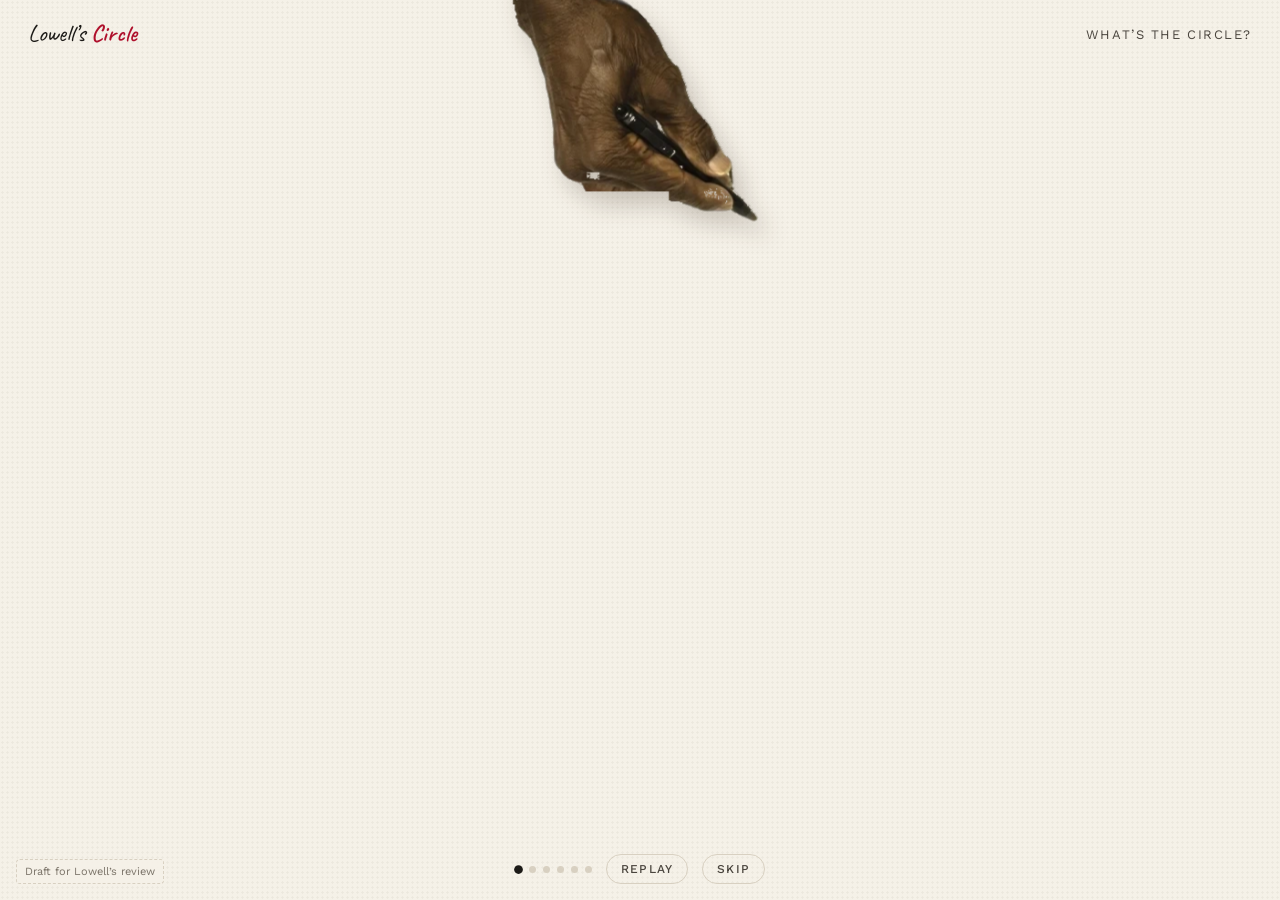
<file: index.html>
<!doctype html>
<html lang="en">
<head>
<meta charset="utf-8">
<meta name="robots" content="noindex,nofollow">
<meta name="viewport" content="width=device-width,initial-scale=1,viewport-fit=cover">
<title>Lowell’s Circle · We’re looking</title>
<meta name="description" content="We’re looking for people who like to make things. Get in Lowell’s Circle.">
<meta name="theme-color" content="#f5f1e8">
<link rel="preconnect" href="https://fonts.googleapis.com"><link rel="preconnect" href="https://fonts.gstatic.com" crossorigin>
<link href="https://fonts.googleapis.com/css2?family=Bowlby+One&family=Caveat:wght@500;600&family=Work+Sans:wght@400;500;600&display=swap" rel="stylesheet">
<link rel="stylesheet" href="styles.css">
</head>
<body>
<a class="skip-link" href="#f-signup" id="skipLink">Skip to sign-up</a>
<header class="bar">
  <a class="mark" href="./">Lowell’s <b>Circle</b></a>
  <nav><a href="circle.html">What’s the Circle?</a></nav>
</header>

<main class="stage" id="stage" aria-live="polite">
  <!-- 1–2: a hand with a pencil draws a circle on a blank page -->
  <section class="frame" id="f-draw" aria-label="A hand with a pencil draws a circle">
    <div class="art">
      <svg viewBox="-320 -320 640 640" aria-hidden="true">
        <defs>
          <filter id="pencil-tex"><feTurbulence type="fractalNoise" baseFrequency=".9" numOctaves="2" result="n"/><feDisplacementMap in="SourceGraphic" in2="n" scale="2.2"/></filter>
        </defs>
        <circle id="sketch" r="262" fill="none" stroke="#2a2723" stroke-width="4.5" stroke-linecap="round" transform="rotate(-62)" filter="url(#pencil-tex)"/>
      </svg>
      <img id="hand" class="hand" src="assets/lowell-hand.webp" alt="" width="408" height="566">
    </div>
  </section>

  <!-- 3: the circle becomes Lowell's Circle -->
  <section class="frame" id="f-wheel" aria-label="The circle becomes Lowell’s Circle">
    <div class="art">
      <img class="wheel" src="assets/wheel.webp" alt="Lowell Thompson’s color wheel" width="800" height="800">
      <div class="hub"><div class="brand">Lowell’s<br>Circle</div></div>
    </div>
  </section>

  <!-- 4: WE'RE — camera moves in -->
  <section class="frame push" id="f-were">
    <div class="art">
      <img class="wheel" src="assets/wheel.webp" alt="" width="800" height="800">
      <div class="hub"><div class="w w-1">We<span class="ap">’<svg viewBox="0 0 30 40" aria-hidden="true" focusable="false"><circle cx="15" cy="14" r="14"/><path d="M29 14C29 26 21 35 4 40L3 37C11 33 14 29 15 28Z"/></svg></span>re</div></div>
    </div>
  </section>

  <!-- 5: LOOKING -->
  <section class="frame push" id="f-looking">
    <div class="art">
      <img class="wheel" src="assets/wheel.webp" alt="" width="800" height="800">
      <div class="hub"><div class="w w-2">Looking</div></div>
    </div>
  </section>

  <!-- 6–7: the eye chart. Lines arrive one at a time, each smaller than the last (after Floyd Webb's flyer) -->
  <section class="frame" id="f-chart" aria-label="We’re looking for people who make things">
    <div class="chart" id="chart">
      <div class="ln" style="--i:0;--fs:var(--s0);--ls:var(--l0)">We<span class="ap">’<svg viewBox="0 0 30 40" aria-hidden="true" focusable="false"><circle cx="15" cy="14" r="14"/><path d="M29 14C29 26 21 35 4 40L3 37C11 33 14 29 15 28Z"/></svg></span>re looking</div>
      <div class="ln" style="--i:1;--fs:var(--s1);--ls:var(--l1)">for people</div>
      <div class="ln" style="--i:2;--fs:var(--s2);--ls:var(--l2)">who like to draw,</div>
      <div class="ln" style="--i:3;--fs:var(--s3);--ls:var(--l3)">and dance and write</div>
      <div class="ln" style="--i:4;--fs:var(--s4);--ls:var(--l4)">and take photos</div>
      <div class="ln" style="--i:5;--fs:var(--s5);--ls:var(--l5)">and speak.</div>
      <div class="ln" style="--i:6;--fs:var(--s6);--ls:var(--l6)"><span class="pa" style="--fs2:var(--q6a);--ls2:var(--k6a)">And the people who</span> <span class="pb" style="--fs2:var(--q6b);--ls2:var(--k6b)">support those that do.</span></div>
      <div class="ln" style="--i:7;--fs:var(--s7);--ls:var(--l7)"><span class="pa" style="--fs2:var(--q7a);--ls2:var(--k7a)">No title, portfolio or</span> <span class="pb" style="--fs2:var(--q7b);--ls2:var(--k7b)">permission needed.</span></div>
      <div class="ln red" style="--i:8;--fs:var(--s8);--ls:var(--l8)">You in?</div>
      <a class="ln last" href="#signup" id="readthis" style="--i:9;--fs:var(--s9);--ls:var(--l9)">If you can read this, get in the Circle.</a>
    </div>
  </section>

  <!-- 8: contact -->
  <section class="frame" id="f-signup" aria-label="Sign up"><div id="signup-slot"></div></section>

  <div class="controls">
    <div class="dots" id="dots" aria-hidden="true"></div>
    <button class="btn-ghost" id="replay" type="button">Replay</button>
    <button class="btn-ghost" id="skip" type="button">Skip</button>
  </div>
</main>
<div class="draftnote">Draft for Lowell’s review</div>

<script src="signup.js"></script>
<script>
document.getElementById('signup-slot').innerHTML=signupMarkup('su');wireSignup('su');

const frames=[...document.querySelectorAll('.frame')];
// ms each frame stays on screen before dissolving to the next (draw, wheel, WE'RE, LOOKING, eye chart, sign-up)
const LINE_GAP=1700, CHART_REST=3500;
const lines=[...document.querySelectorAll('#chart .ln')];
const hold=[7200,4800,3600,3600,lines.length*LINE_GAP+CHART_REST,0];
const dots=document.getElementById('dots');frames.forEach(()=>dots.appendChild(document.createElement('i')));
const sketch=document.getElementById('sketch'),hand=document.getElementById('hand');
const R=262,L=2*Math.PI*R;sketch.style.strokeDasharray=L;sketch.style.strokeDashoffset=L;
let timers=[],raf;
const later=(fn,ms)=>timers.push(setTimeout(fn,ms));
function show(i){frames.forEach((f,k)=>f.classList.toggle('on',k===i));[...dots.children].forEach((d,k)=>d.classList.toggle('on',k===i));
  document.getElementById('skip').style.visibility=i===frames.length-1?'hidden':'visible';}
const TIP_X=403,TIP_Y=564; // pencil point in lowell-hand.webp (408×566)
function placeHand(a,dx=0,dy=0){ // pen tip sits on the circle; viewBox is 640 wide
  const box=hand.parentElement.clientWidth, k=box/640, W=box*.6, sc=W/408;
  const x=(320+R*Math.cos(a)+dx)*k, y=(320+R*Math.sin(a)+dy)*k;
  hand.style.width=W+'px';hand.style.height=(566*sc)+'px'; // keep the photo's proportions so the tip math holds
  hand.style.transform=`translate(${x-TIP_X*sc}px,${y-TIP_Y*sc}px)`;}
function drawCircle(){
  const a0=-62*Math.PI/180;hand.style.transition='opacity .6s';hand.style.opacity=1;
  const tIn=performance.now(),DIn=1400;          // hand reaches in from the top left
  const enter=t=>{const k=Math.min(1,(t-tIn)/DIn),e=1-Math.pow(1-k,3);placeHand(a0,(1-e)*-300,(1-e)*-340);
    if(k<1)raf=requestAnimationFrame(enter);else later(()=>{const t0=performance.now();raf=requestAnimationFrame(t=>draw(t,t0))},350)};
  const D=4400;                                   // the circle is drawn slowly, stroke by stroke
  const draw=(t,t0)=>{const k=Math.min(1,(t-t0)/D),e=k<.5?2*k*k:1-Math.pow(-2*k+2,2)/2;
    sketch.style.strokeDashoffset=L*(1-e);placeHand(a0+e*2*Math.PI);
    if(k<1)raf=requestAnimationFrame(t2=>draw(t2,t0));else{hand.style.transition='opacity .9s';hand.style.opacity=0}};
  raf=requestAnimationFrame(enter);
}
function buildChart(){lines.forEach((ln,k)=>later(()=>ln.classList.add('in'),400+k*LINE_GAP));}
function reset(){timers.forEach(clearTimeout);timers=[];cancelAnimationFrame(raf);
  hand.style.transition='none';hand.style.opacity=0;sketch.style.strokeDashoffset=L;lines.forEach(l=>l.classList.remove('in'));}
function run(){reset();
  let t=0;frames.forEach((f,i)=>{later(()=>{show(i);if(i===0)drawCircle();if(i===4)buildChart();},t);t+=hold[i];});
}
function skip(){reset();show(frames.length-1);document.querySelector('#su input')?.focus({preventScroll:true});}
document.getElementById('replay').onclick=run;
document.getElementById('skip').onclick=skip;
document.getElementById('skipLink').onclick=e=>{e.preventDefault();skip()};
document.getElementById('readthis').onclick=e=>{e.preventDefault();skip()};
if(location.hash==='#signup')skip();else run();
</script>
</body>
</html>
</file>
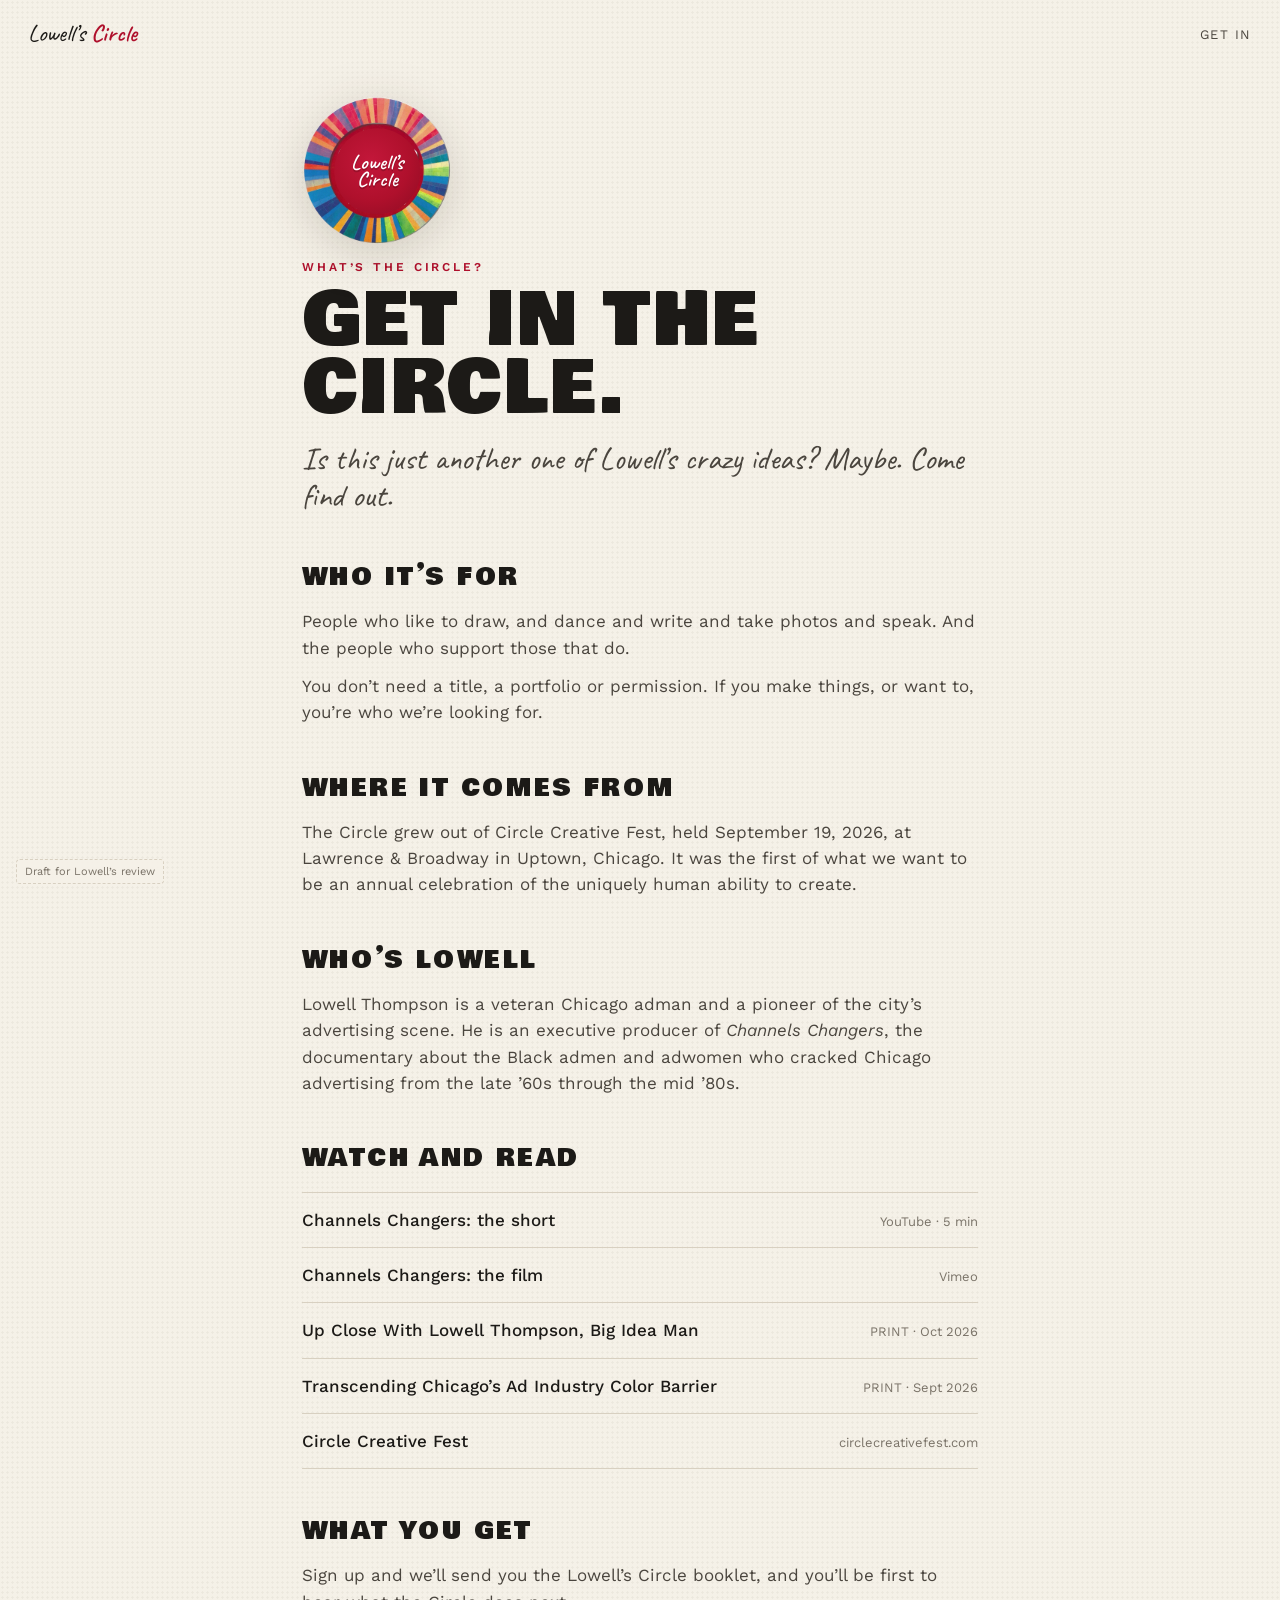
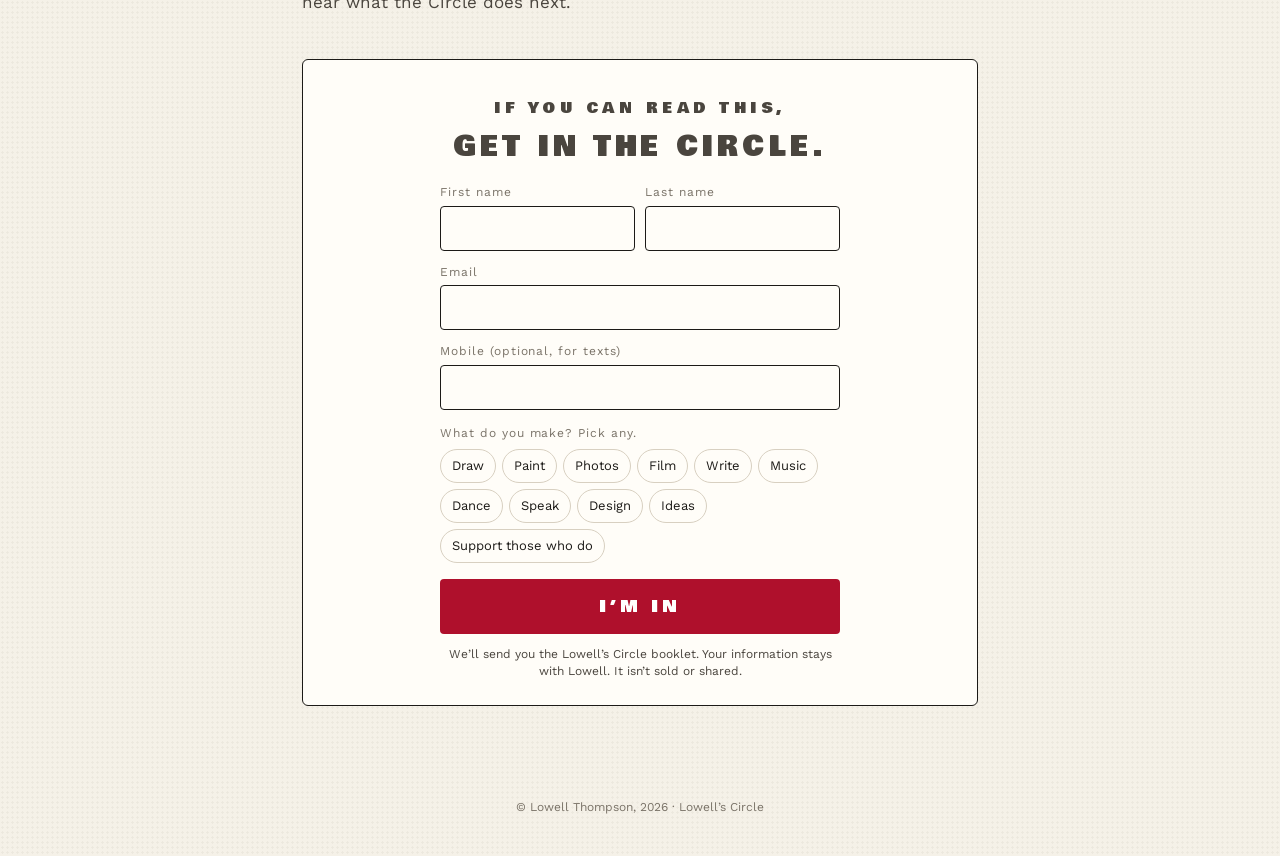
<file: circle.html>
<!doctype html>
<html lang="en">
<head>
<meta charset="utf-8">
<meta name="robots" content="noindex,nofollow">
<meta name="viewport" content="width=device-width,initial-scale=1,viewport-fit=cover">
<title>What’s the Circle? · Lowell’s Circle</title>
<meta name="description" content="Lowell’s Circle is for people who like to make things, and the people who support those that do.">
<meta name="theme-color" content="#f5f1e8">
<link rel="preconnect" href="https://fonts.googleapis.com"><link rel="preconnect" href="https://fonts.gstatic.com" crossorigin>
<link href="https://fonts.googleapis.com/css2?family=Bowlby+One&family=Caveat:wght@500;600&family=Work+Sans:wght@400;500;600&display=swap" rel="stylesheet">
<link rel="stylesheet" href="styles.css">
</head>
<body>
<header class="bar">
  <a class="mark" href="./">Lowell’s <b>Circle</b></a>
  <nav><a href="./#signup">Get in</a></nav>
</header>

<main class="page">
  <div class="mini art" style="--frame:150px">
    <img class="wheel" src="assets/wheel.webp" alt="Lowell Thompson’s color wheel" width="800" height="800" style="transform:none">
    <div class="hub"><div class="brand">Lowell’s<br>Circle</div></div>
  </div>
  <p class="kicker">What’s the Circle?</p>
  <h1>Get in the Circle.</h1>
  <p class="lede">Is this just another one of Lowell’s crazy ideas? Maybe. Come find out.</p>

  <h2>Who it<span class="ap">’<svg viewBox="0 0 30 40" aria-hidden="true" focusable="false"><circle cx="15" cy="14" r="14"/><path d="M29 14C29 26 21 35 4 40L3 37C11 33 14 29 15 28Z"/></svg></span>s for</h2>
  <p>People who like to draw, and dance and write and take photos and speak. And the people who support those that do.</p>
  <p>You don’t need a title, a portfolio or permission. If you make things, or want to, you’re who we’re looking for.</p>

  <h2>Where it comes from</h2>
  <p>The Circle grew out of Circle Creative Fest, held September 19, 2026, at Lawrence &amp; Broadway in Uptown, Chicago. It was the first of what we want to be an annual celebration of the uniquely human ability to create.</p>

  <h2>Who<span class="ap">’<svg viewBox="0 0 30 40" aria-hidden="true" focusable="false"><circle cx="15" cy="14" r="14"/><path d="M29 14C29 26 21 35 4 40L3 37C11 33 14 29 15 28Z"/></svg></span>s Lowell</h2>
  <p>Lowell Thompson is a veteran Chicago adman and a pioneer of the city’s advertising scene. He is an executive producer of <em>Channels Changers</em>, the documentary about the Black admen and adwomen who cracked Chicago advertising from the late ’60s through the mid ’80s.</p>

  <h2>Watch and read</h2>
  <ul class="list">
    <li><a href="https://youtu.be/K4MgiR7TCb8" target="_blank" rel="noopener">Channels Changers: the short</a><small>YouTube · 5 min</small></li>
    <li><a href="https://vimeo.com/982764257" target="_blank" rel="noopener">Channels Changers: the film</a><small>Vimeo</small></li>
    <li><a href="https://www.printmag.com/daily-heller/the-daily-heller-up-close-with-lowell-thompson-big-idea-man/" target="_blank" rel="noopener">Up Close With Lowell Thompson, Big Idea Man</a><small>PRINT · Oct 2026</small></li>
    <li><a href="https://www.printmag.com/daily-heller/the-daily-heller-transcending-chicagos-ad-industry-color-barrier/" target="_blank" rel="noopener">Transcending Chicago’s Ad Industry Color Barrier</a><small>PRINT · Sept 2026</small></li>
    <li><a href="https://circlecreativefest.com/" target="_blank" rel="noopener">Circle Creative Fest</a><small>circlecreativefest.com</small></li>
  </ul>

  <h2>What you get</h2>
  <p>Sign up and we’ll send you the Lowell’s Circle booklet, and you’ll be first to hear what the Circle does next.</p>

  <div class="card"><div id="signup-slot"></div></div>
</main>
<footer>© Lowell Thompson, 2026 · Lowell’s Circle</footer>
<div class="draftnote">Draft for Lowell’s review</div>
<script src="signup.js"></script>
<script>document.getElementById('signup-slot').innerHTML=signupMarkup('su2');wireSignup('su2');</script>
</body>
</html>
</file>
<file: styles.css>
:root{
  --paper:#f5f1e8;--paper-2:#ece6d9;--ink:#1c1a17;--ink-2:#4a453e;--muted:#7a7368;
  --red:#af102c;--red-2:#8c0c23;--line:#d8d0c1;
  --frame:min(88vmin,620px);
  --display:'Bowlby One',Impact,'Arial Black',sans-serif;
  --hand:'Caveat',cursive;
  --body:'Work Sans',system-ui,sans-serif;
}
*{box-sizing:border-box;margin:0;padding:0}
html{-webkit-text-size-adjust:100%}
html,body{overflow-x:hidden}
body{background:var(--paper);color:var(--ink);font-family:var(--body);font-size:17px;line-height:1.55;
  background-image:radial-gradient(rgba(60,40,10,.045) 1px,transparent 1.2px);background-size:5px 5px}
a{color:inherit}
img{max-width:100%;display:block}
.skip-link{position:absolute;left:-999px;top:8px;background:var(--ink);color:#fff;padding:8px 12px;z-index:50}
.skip-link:focus{left:8px}

/* ---------- top bar ---------- */
.bar{position:fixed;top:0;left:0;right:0;display:flex;justify-content:space-between;align-items:center;padding:14px 18px;z-index:20;pointer-events:none}
.bar>*{pointer-events:auto}
.mark{font-family:var(--hand);font-size:24px;text-decoration:none;color:var(--ink);line-height:1}
.mark b{color:var(--red);font-weight:600}
.bar nav a{font-size:13px;letter-spacing:.12em;text-transform:uppercase;text-decoration:none;color:var(--ink-2);border-bottom:1px solid transparent;padding-bottom:2px}
.bar nav a:hover{color:var(--ink);border-color:var(--red)}

/* ---------- stage / animatic ---------- */
.stage{position:relative;height:100svh;min-height:560px;overflow:hidden}
.frame{position:absolute;inset:0;display:grid;place-items:center;opacity:0;visibility:hidden;transition:opacity 1.2s ease,visibility 0s 1.2s}
.frame.on{opacity:1;visibility:visible;transition:opacity 1.2s ease,visibility 0s}
.art{position:relative;width:var(--frame);height:var(--frame)}
.art svg{position:absolute;inset:0;width:100%;height:100%;overflow:visible}
.wheel{position:absolute;inset:0;width:100%;height:100%;border-radius:50%;
  filter:drop-shadow(0 10px 24px rgba(40,20,0,.18));transform:scale(.96);transition:transform 3.5s cubic-bezier(.2,.7,.2,1)}
.frame.on .wheel{transform:scale(1)}
.hub{position:absolute;left:50%;top:50%;width:57%;height:57%;transform:translate(-50%,-50%);border-radius:50%;
  background:radial-gradient(circle at 42% 38%,#c3173a 0%,var(--red) 55%,var(--red-2) 100%);display:grid;place-items:center;text-align:center;color:#fff}
.hub .brand{font-family:var(--hand);font-weight:600;font-size:calc(var(--frame)*.13);line-height:.82;text-shadow:0 2px 0 rgba(0,0,0,.18)}
.hub .w{font-family:var(--display);text-transform:uppercase;line-height:.9;letter-spacing:.01em;text-shadow:0 2px 0 rgba(0,0,0,.2)}
.w-1{font-size:calc(var(--frame)*.115)}
.w-2{font-size:calc(var(--frame)*.078)}
/* push-in: camera moves in on the message */
.push .art{transition:transform 2.6s cubic-bezier(.3,.6,.2,1)}
.push.on .art{transform:scale(1.12)}

.chart{--W:calc(min(100vw,1000px) - 40px);--H:calc(max(100svh,560px) - 172px);--p0:min(calc(var(--W)*0.11308),calc(var(--H)/9.1));--p1:min(calc(var(--W)*0.14992),calc(var(--p0)*.92));--p2:min(calc(var(--W)*0.08917),calc(var(--p1)*.92));--p3:min(calc(var(--W)*0.07520),calc(var(--p2)*.92));--p4:min(calc(var(--W)*0.09442),calc(var(--p3)*.92));--p5:min(calc(var(--W)*0.13515),calc(var(--p4)*.92));--p6:min(calc(var(--W)*0.07334),calc(var(--p5)*.92));--p7:min(calc(var(--W)*0.06121),calc(var(--p6)*.92));--p8:min(calc(var(--W)*0.06376),calc(var(--p7)*.92));--p9:min(calc(var(--W)*0.07141),calc(var(--p8)*.92));--p10:min(calc(var(--W)*0.19125),calc(var(--p9)*.92));--p11:min(calc(var(--W)*0.03613),calc(var(--p10)*.92));--pl0:-0.02em;--pl1:-0.015em;--pl2:-0.01em;--pl3:-0.005em;--pl4:0em;--pl5:0.04em;--pl6:0.06em;--pl7:0.07em;--pl8:0.08em;--pl9:0.09em;--pl10:0.1em;--pl11:0.08em;--s0:var(--p0);--l0:var(--pl0);--s1:var(--p1);--l1:var(--pl1);--s2:var(--p2);--l2:var(--pl2);--s3:var(--p3);--l3:var(--pl3);--s4:var(--p4);--l4:var(--pl4);--s5:var(--p5);--l5:var(--pl5);--s6:var(--p6);--l6:var(--pl6);--s7:var(--p8);--l7:var(--pl8);--s8:var(--p10);--l8:var(--pl10);--s9:var(--p11);--l9:var(--pl11);--q6a:var(--p6);--k6a:var(--pl6);--q6b:var(--p7);--k6b:var(--pl7);--q7a:var(--p8);--k7a:var(--pl8);--q7b:var(--p9);--k7b:var(--pl9);
  text-align:center;font-family:var(--display);text-transform:uppercase;padding:84px 20px 88px;width:min(100%,1000px)}
@media (min-width:768px){.chart{--s0:min(125px,calc(var(--H)/5.8),calc(var(--W)*0.11308));--s1:min(calc(var(--s0)*0.80000),calc(var(--W)*0.14992),calc(var(--s0)*.92));--s2:min(calc(var(--s0)*0.64000),calc(var(--W)*0.08917),calc(var(--s1)*.92));--s3:min(calc(var(--s0)*0.51200),calc(var(--W)*0.07520),calc(var(--s2)*.92));--s4:min(calc(var(--s0)*0.40960),calc(var(--W)*0.09442),calc(var(--s3)*.92));--s5:min(calc(var(--s0)*0.32768),calc(var(--W)*0.13896),calc(var(--s4)*.92));--s6:min(calc(var(--s0)*0.26214),calc(var(--W)*0.03434),calc(var(--s5)*.92));--s7:min(calc(var(--s0)*0.20972),calc(var(--W)*0.03511),calc(var(--s6)*.92));--s8:min(calc(var(--s0)*0.16777),calc(var(--W)*0.20225),calc(var(--s7)*.92));--s9:min(calc(var(--s0)*0.13422),calc(var(--W)*0.03667),calc(var(--s8)*.92));--l0:-0.02em;--l1:-0.015em;--l2:-0.01em;--l3:-0.005em;--l4:0em;--l5:0.02em;--l6:0.035em;--l7:0.045em;--l8:0.06em;--l9:0.07em}}
.chart .ln{display:block;white-space:nowrap;font-size:var(--fs);line-height:1.08;letter-spacing:var(--ls);font-kerning:normal;text-rendering:geometricPrecision;
  margin-top:calc(var(--fs)*.22);opacity:0;transform:translateY(-14px);transition:opacity .9s ease,transform .9s cubic-bezier(.2,.7,.2,1);text-decoration:none;color:var(--ink)}
.chart .ln:first-child{margin-top:0}
.chart .ln.in{opacity:1;transform:none}
.chart .ln.red{color:var(--red)}
/* typographic apostrophe for Bowlby One, whose own ’ reads as a typewriter tick */
.ap{position:relative;display:inline-block;width:.42em;-webkit-text-fill-color:transparent;letter-spacing:0}
.ap svg{position:absolute;left:.06em;top:.14em;width:.3em;height:.4em;fill:currentColor}
.chart .ln.last{color:var(--ink-2);border-bottom:1px solid transparent;width:max-content;max-width:100%;margin-left:auto;margin-right:auto}
.chart .ln.last:hover{color:var(--red);border-color:var(--red)}
.chart .pa,.chart .pb{display:block;font-size:var(--fs2);letter-spacing:var(--ls2)}
.chart .pb{margin-top:calc(var(--fs2)*.22)}
@media (min-width:768px){.chart .pa,.chart .pb{display:inline;font-size:inherit;letter-spacing:inherit;margin-top:0}}
@media (prefers-reduced-motion:reduce){.chart .ln{opacity:1;transform:none;transition:none}}
.youin{font-family:var(--display);font-size:clamp(22px,6vw,46px);letter-spacing:.22em;text-transform:uppercase}

.controls{position:absolute;left:0;right:0;bottom:max(16px,env(safe-area-inset-bottom));display:flex;justify-content:center;align-items:center;gap:14px;z-index:5}
.dots{display:flex;gap:7px}
.dots i{width:7px;height:7px;border-radius:50%;background:var(--line);transition:background .3s,transform .3s}
.dots i.on{background:var(--ink);transform:scale(1.25)}
.btn-ghost{font:500 12px/1 var(--body);letter-spacing:.1em;text-transform:uppercase;color:var(--ink-2);background:transparent;border:1px solid var(--line);border-radius:30px;padding:8px 14px;cursor:pointer}
.btn-ghost:hover{border-color:var(--ink);color:var(--ink)}

/* ---------- sign-up ---------- */
.signup{width:min(400px,90vw);text-align:center}
.signup .eye{font-family:var(--display);text-transform:uppercase;font-size:clamp(12px,3.2vw,15px);letter-spacing:.3em;line-height:1.7}
.signup .eye strong{display:block;font-size:clamp(20px,6vw,28px);letter-spacing:.14em;margin-top:2px;font-weight:400}
.field{display:block;text-align:left;margin-top:12px}
.field span{display:block;font-size:12px;letter-spacing:.08em;color:var(--muted);margin-bottom:4px}
.field input{width:100%;padding:12px 13px;font:16px var(--body);color:var(--ink);background:#fffdf8;border:1.5px solid var(--ink);border-radius:4px}
.field input:focus{outline:3px solid rgba(175,16,44,.25);outline-offset:1px}
.row{display:grid;grid-template-columns:1fr 1fr;gap:10px}
fieldset{border:0;margin-top:14px;text-align:left}
legend{font-size:12px;letter-spacing:.08em;color:var(--muted);margin-bottom:6px}
.chips{display:flex;flex-wrap:wrap;gap:6px}
.chips label{position:relative}
.chips input{position:absolute;opacity:0;inset:0}
.chips span{display:inline-block;padding:6px 11px;border:1.5px solid var(--line);border-radius:30px;font-size:13px;cursor:pointer;background:#fffdf8;transition:all .15s}
.chips input:checked+span{background:var(--ink);border-color:var(--ink);color:#fff}
.chips input:focus-visible+span{outline:3px solid rgba(175,16,44,.35)}
.go{margin-top:16px;width:100%;padding:14px;font:400 17px var(--display);letter-spacing:.22em;text-transform:uppercase;background:var(--red);color:#fff;border:0;border-radius:4px;cursor:pointer;transition:background .2s,transform .1s}
.go:hover{background:var(--red-2)}
.go:active{transform:translateY(1px)}
.fine{margin-top:10px;font-size:12px;color:var(--muted);line-height:1.45}
.fine a{color:var(--ink-2)}
.thanks{text-align:center}
.thanks h2{font-family:var(--display);font-size:clamp(28px,8vw,52px);text-transform:uppercase;letter-spacing:.08em;font-weight:400}
.thanks p{font-family:var(--hand);font-size:24px;color:var(--ink-2);margin-top:6px}

/* ---------- page 2 ---------- */
.page{max-width:720px;margin:0 auto;padding:96px 22px 64px}
.page .kicker{font-size:12px;letter-spacing:.24em;text-transform:uppercase;color:var(--red);font-weight:600}
.page h1{font-family:var(--display);font-weight:400;text-transform:uppercase;font-size:clamp(36px,10vw,72px);line-height:.95;letter-spacing:.02em;margin-top:10px}
.page .lede{font-family:var(--hand);font-size:clamp(24px,5.5vw,32px);line-height:1.15;color:var(--ink-2);margin-top:18px}
.page h2{font-family:var(--display);font-weight:400;text-transform:uppercase;font-size:clamp(18px,4.4vw,24px);letter-spacing:.1em;margin:44px 0 10px}
.page p{margin-top:12px;color:var(--ink-2);max-width:62ch}
.page .mini{width:150px;height:150px;position:relative;margin:0 0 6px}
.page .mini .hub .brand{font-size:21px}
.list{list-style:none;margin-top:14px;border-top:1px solid var(--line)}
.list li{padding:14px 0;border-bottom:1px solid var(--line);display:flex;justify-content:space-between;gap:16px;align-items:baseline}
.list li a{text-decoration:none;font-weight:500}
.list li a:hover{color:var(--red)}
.list li small{color:var(--muted);font-size:13px;white-space:nowrap}
.card{margin-top:44px;padding:26px 20px;background:#fffdf8;border:1.5px solid var(--ink);border-radius:6px;display:grid;place-items:center}
footer{padding:28px 22px 40px;text-align:center;font-size:12px;color:var(--muted)}
.draftnote{position:fixed;left:16px;bottom:16px;font:11px var(--body);color:var(--muted);background:rgba(245,241,232,.9);border:1px dashed var(--line);padding:5px 8px;border-radius:4px;z-index:30}
@media (min-width:900px){.bar{padding:20px 28px}}

.card .signup{width:100%;max-width:400px}.card{padding:24px 16px}

.hand{position:absolute;left:0;top:0;height:auto;max-width:none;pointer-events:none;opacity:0;filter:drop-shadow(10px 14px 12px rgba(40,25,10,.22));will-change:transform}
</file>
